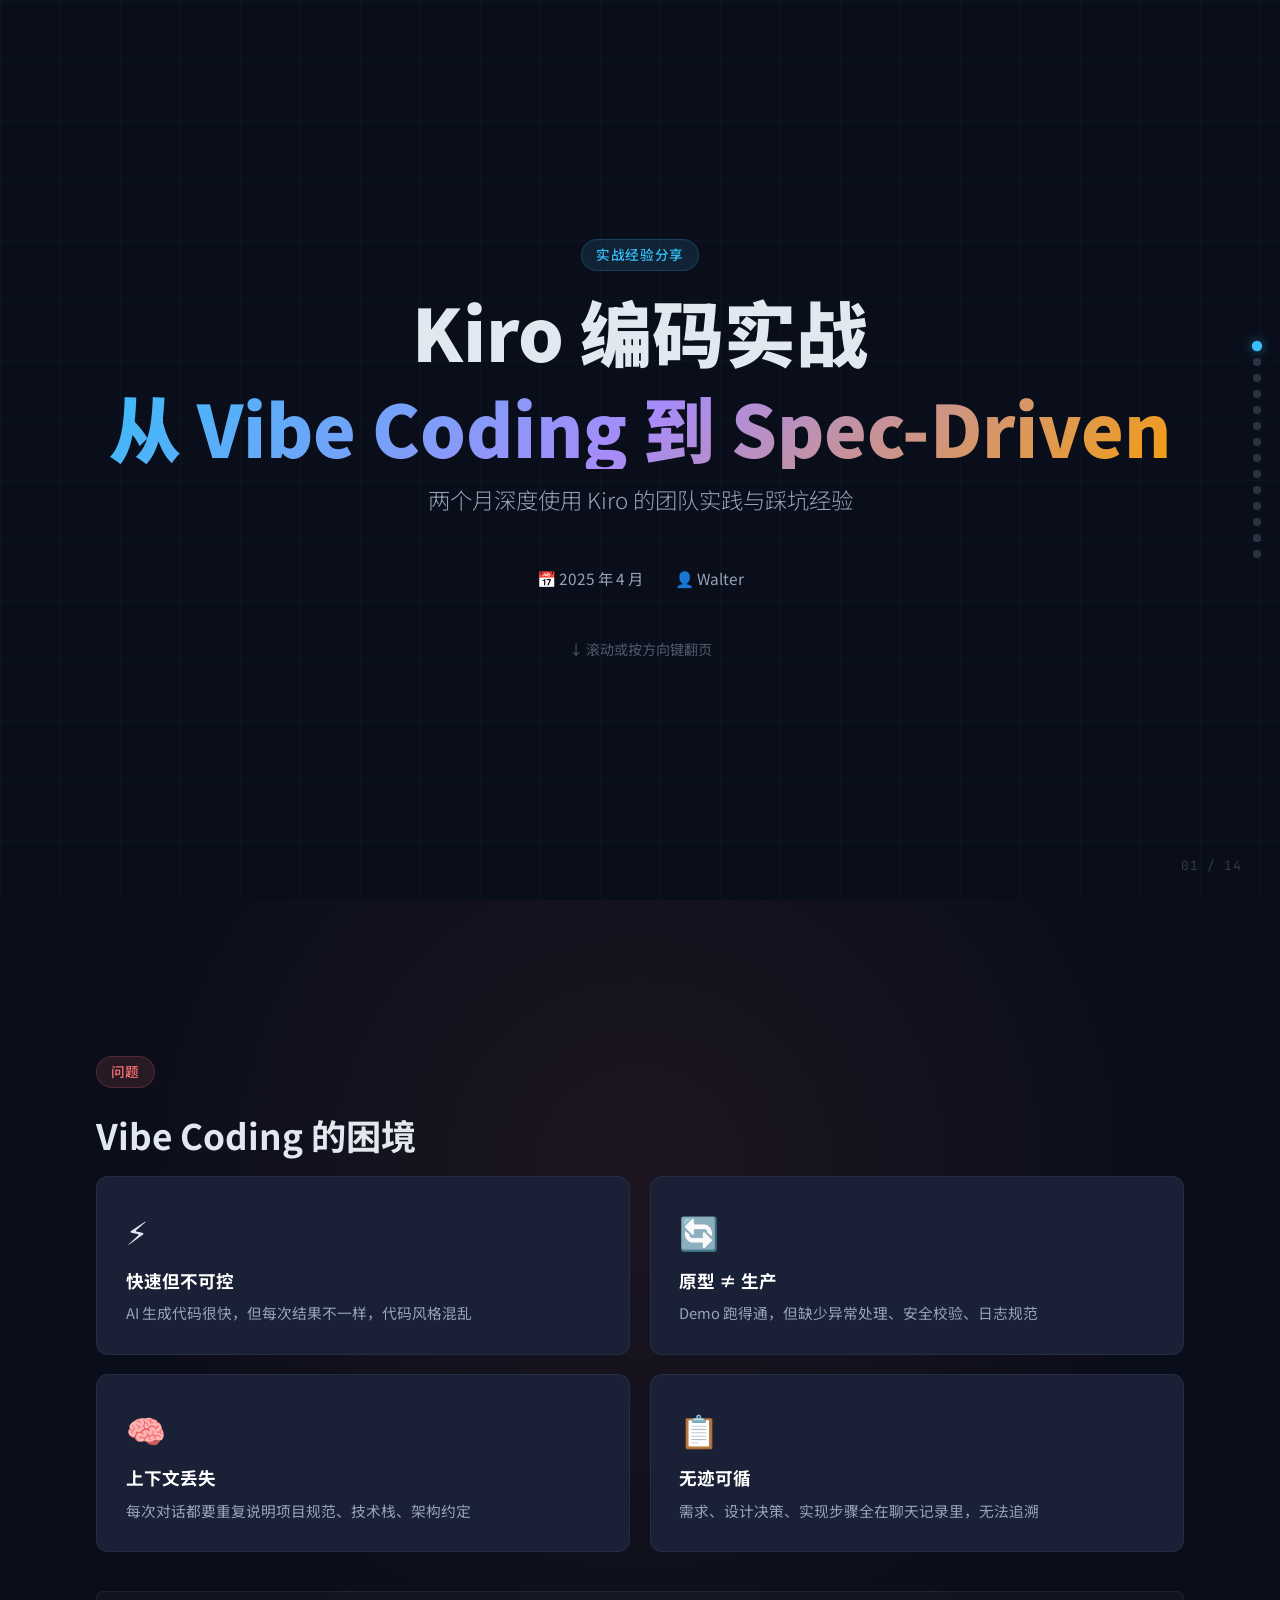
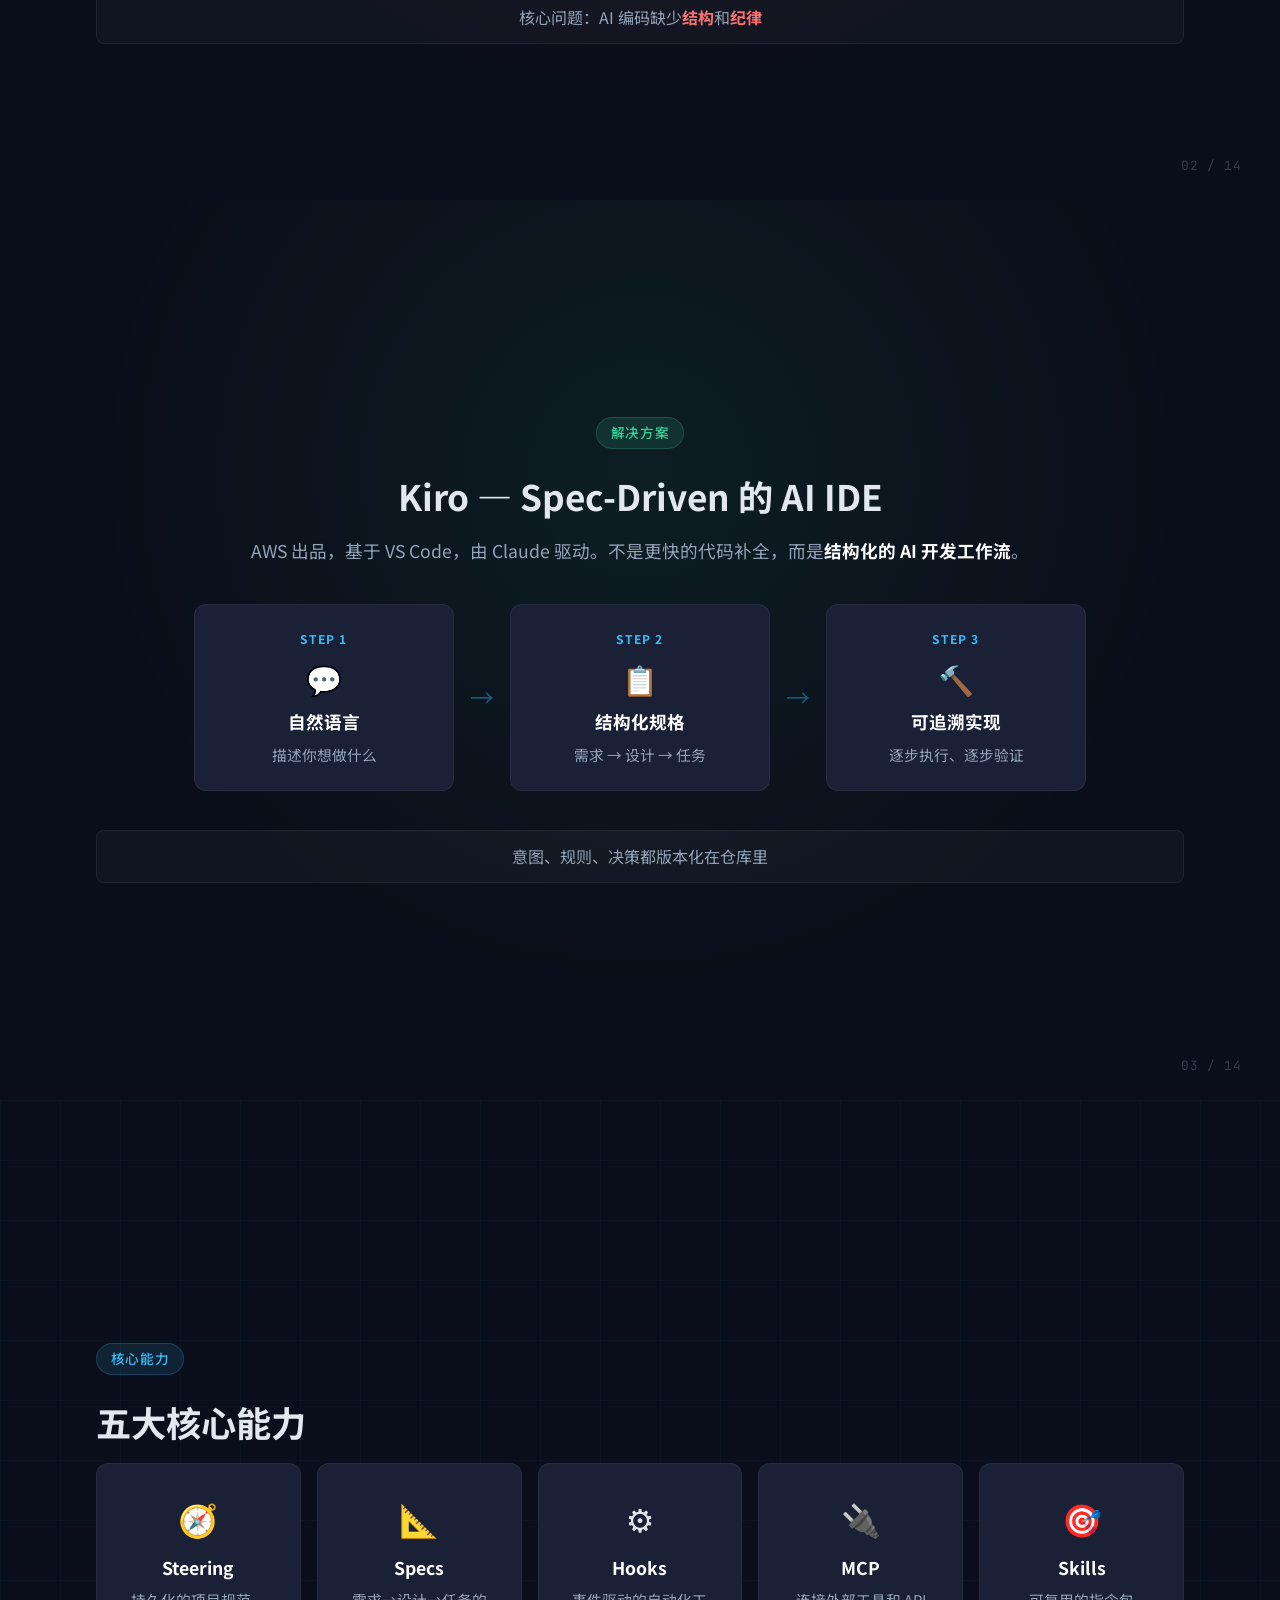
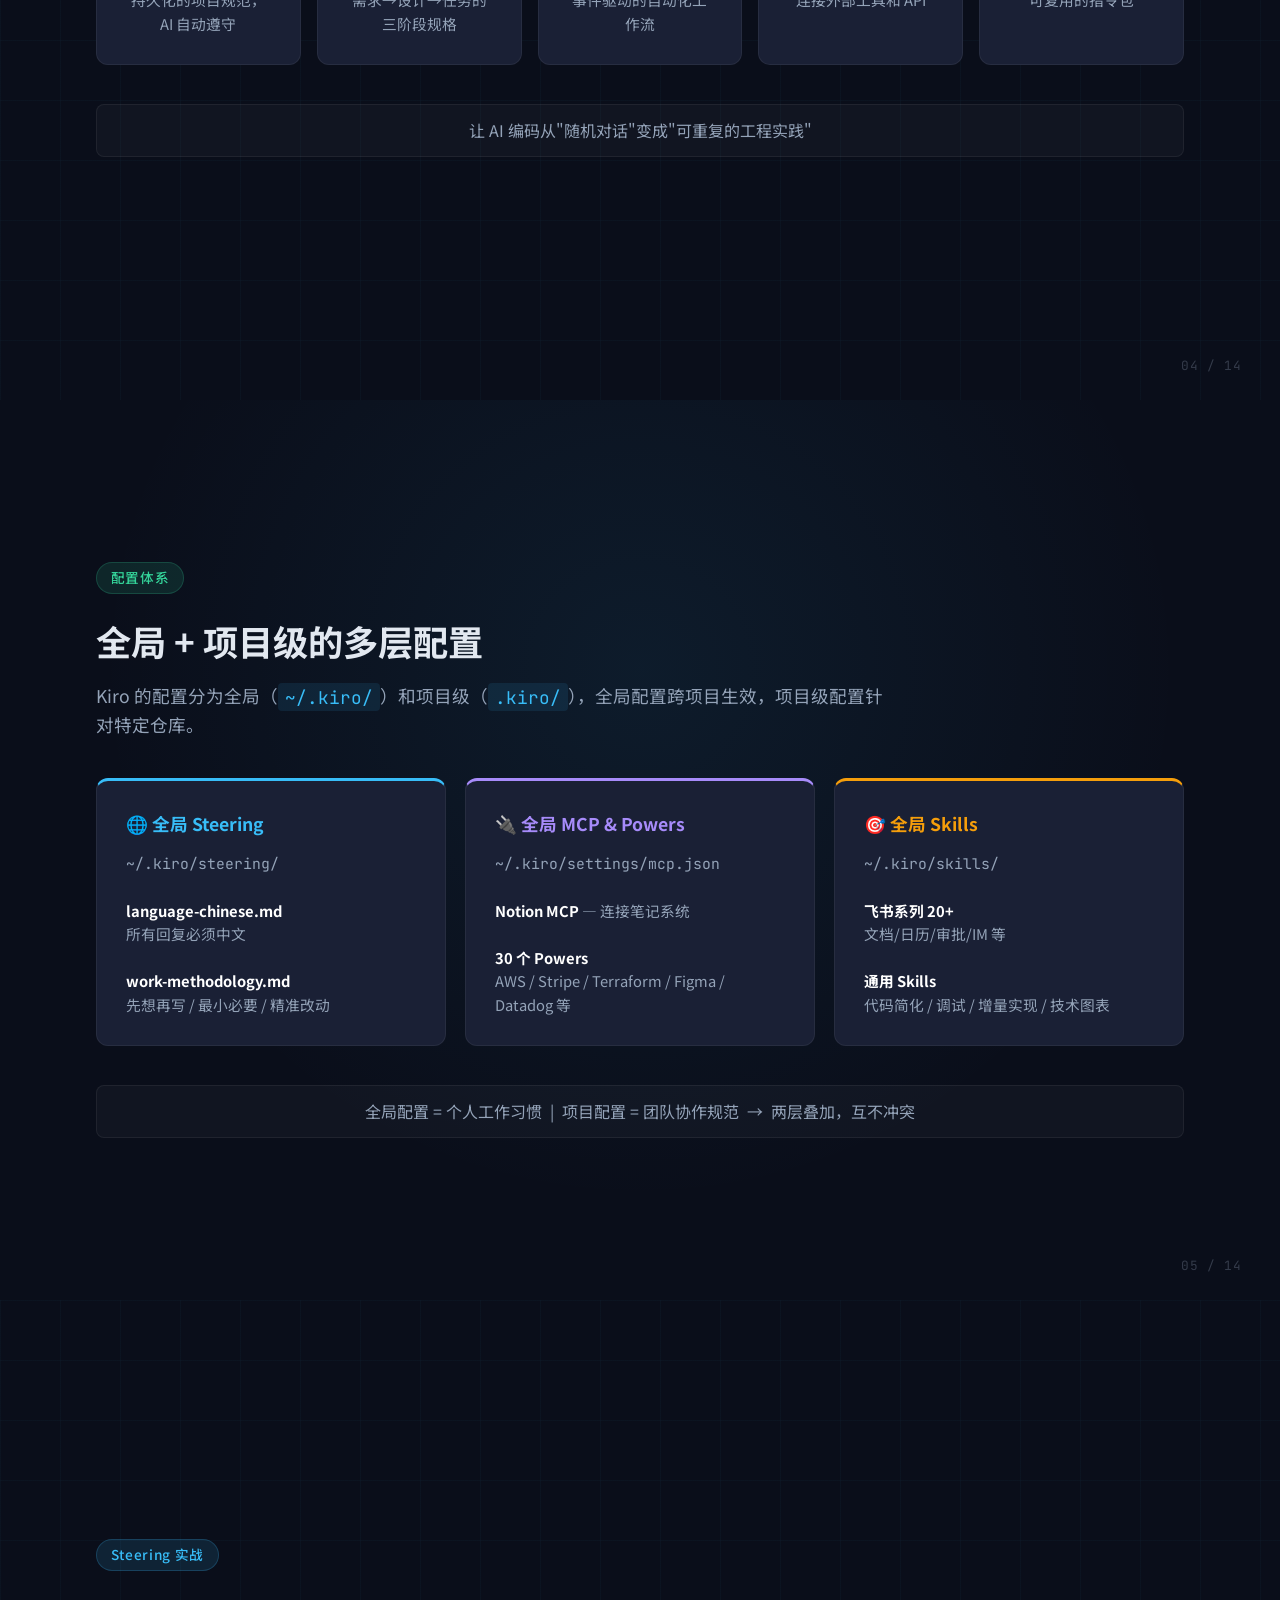
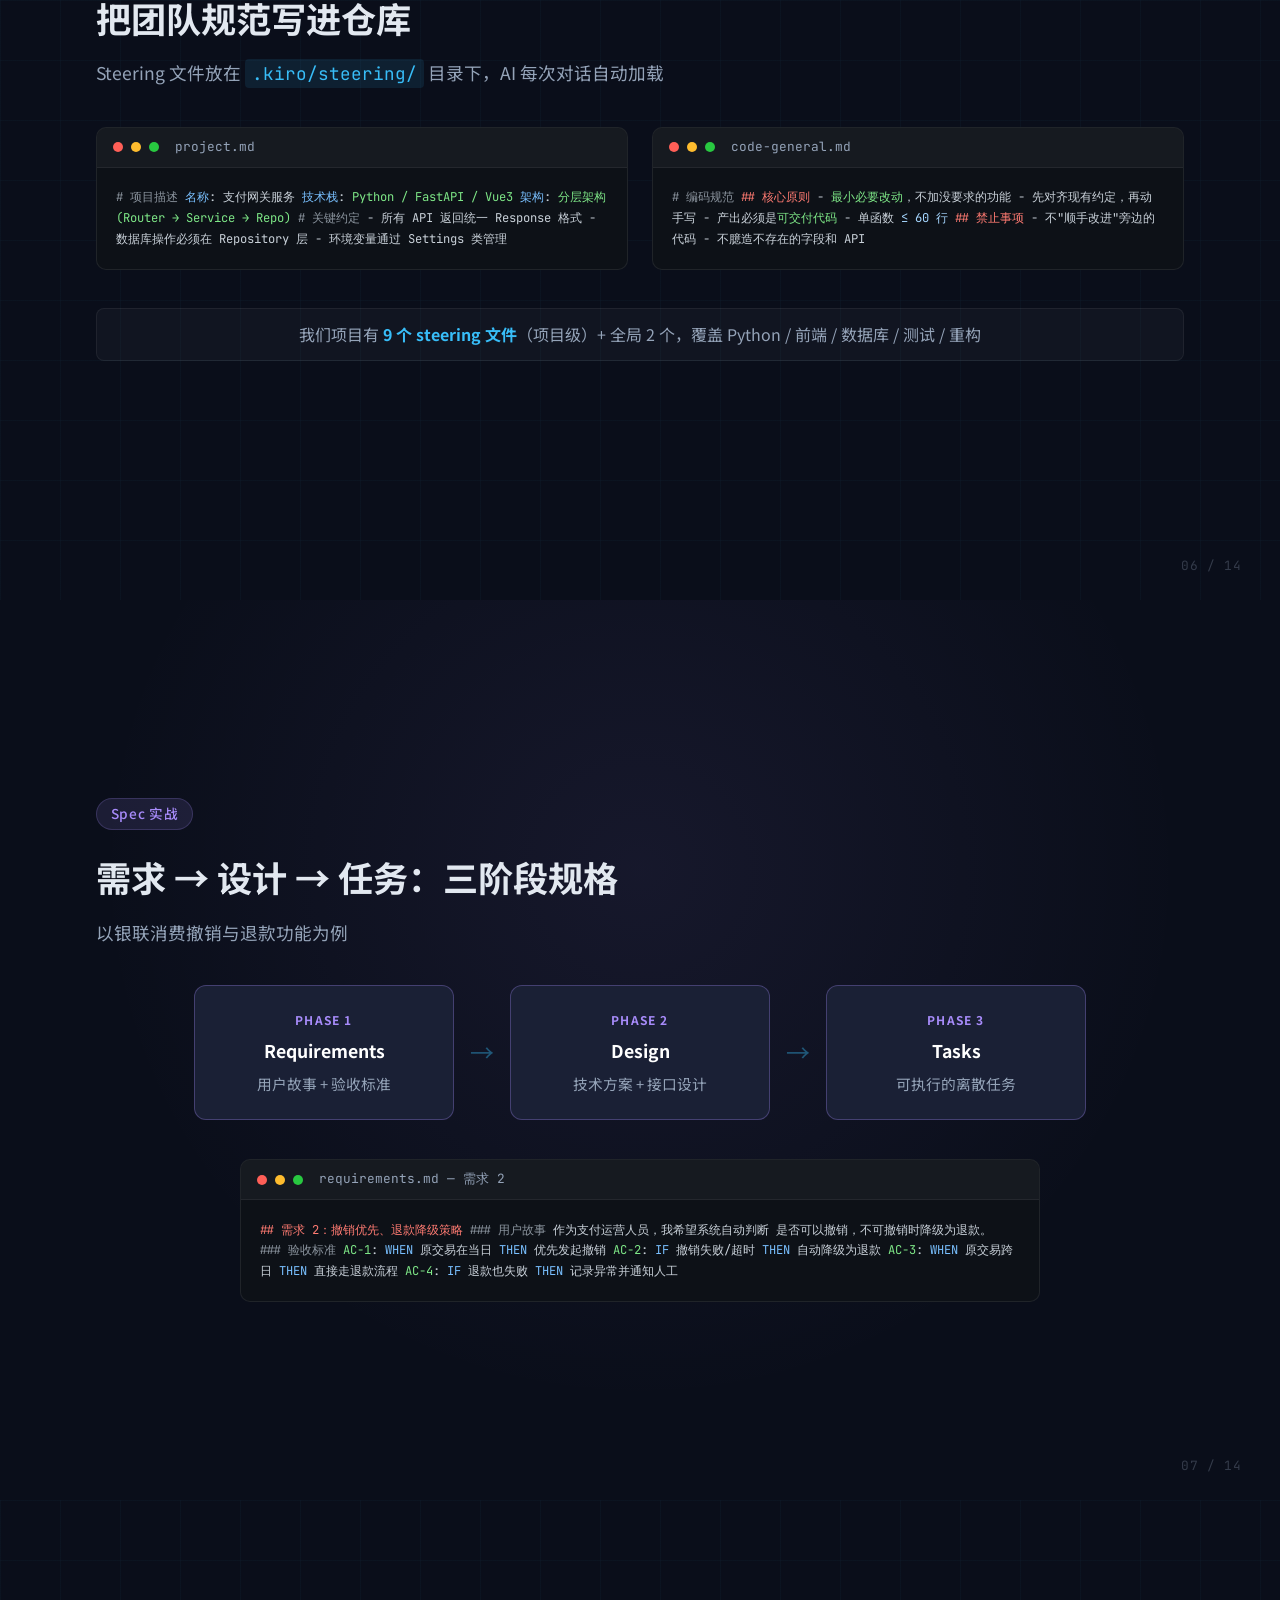
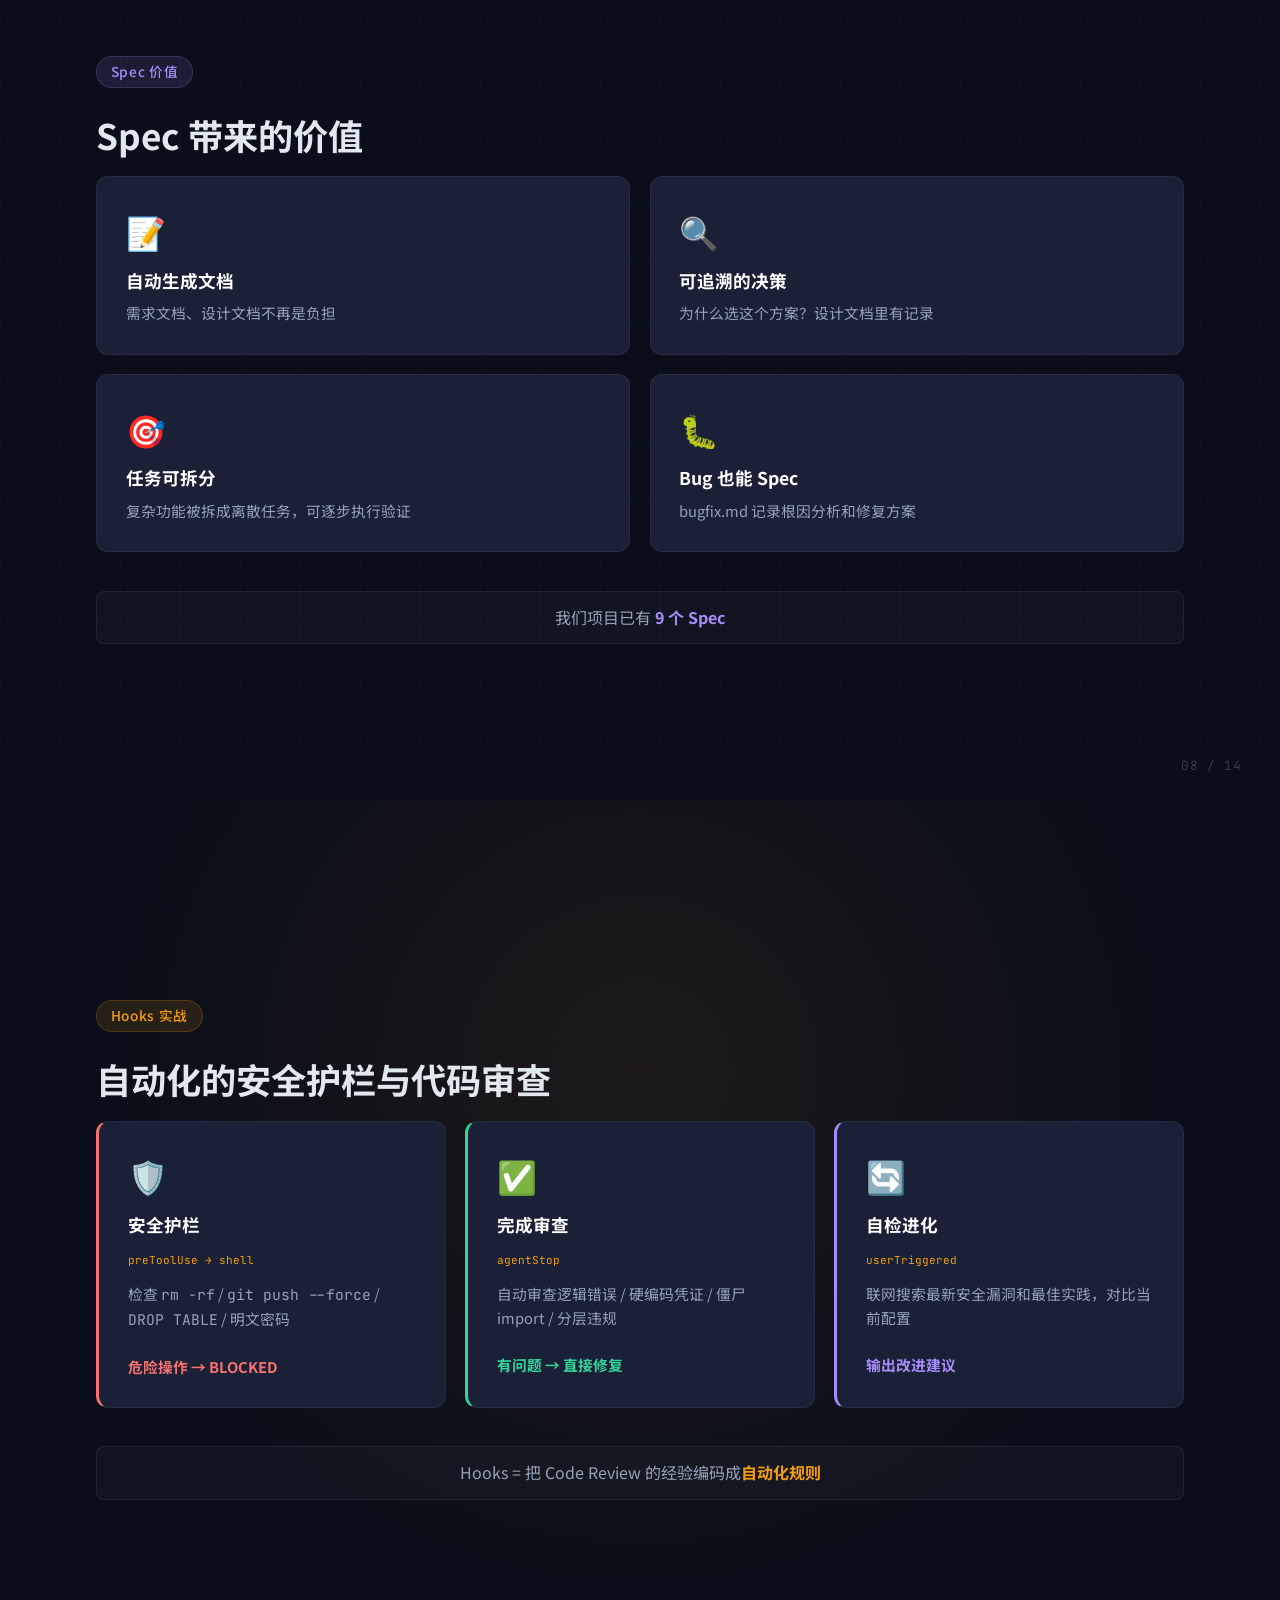
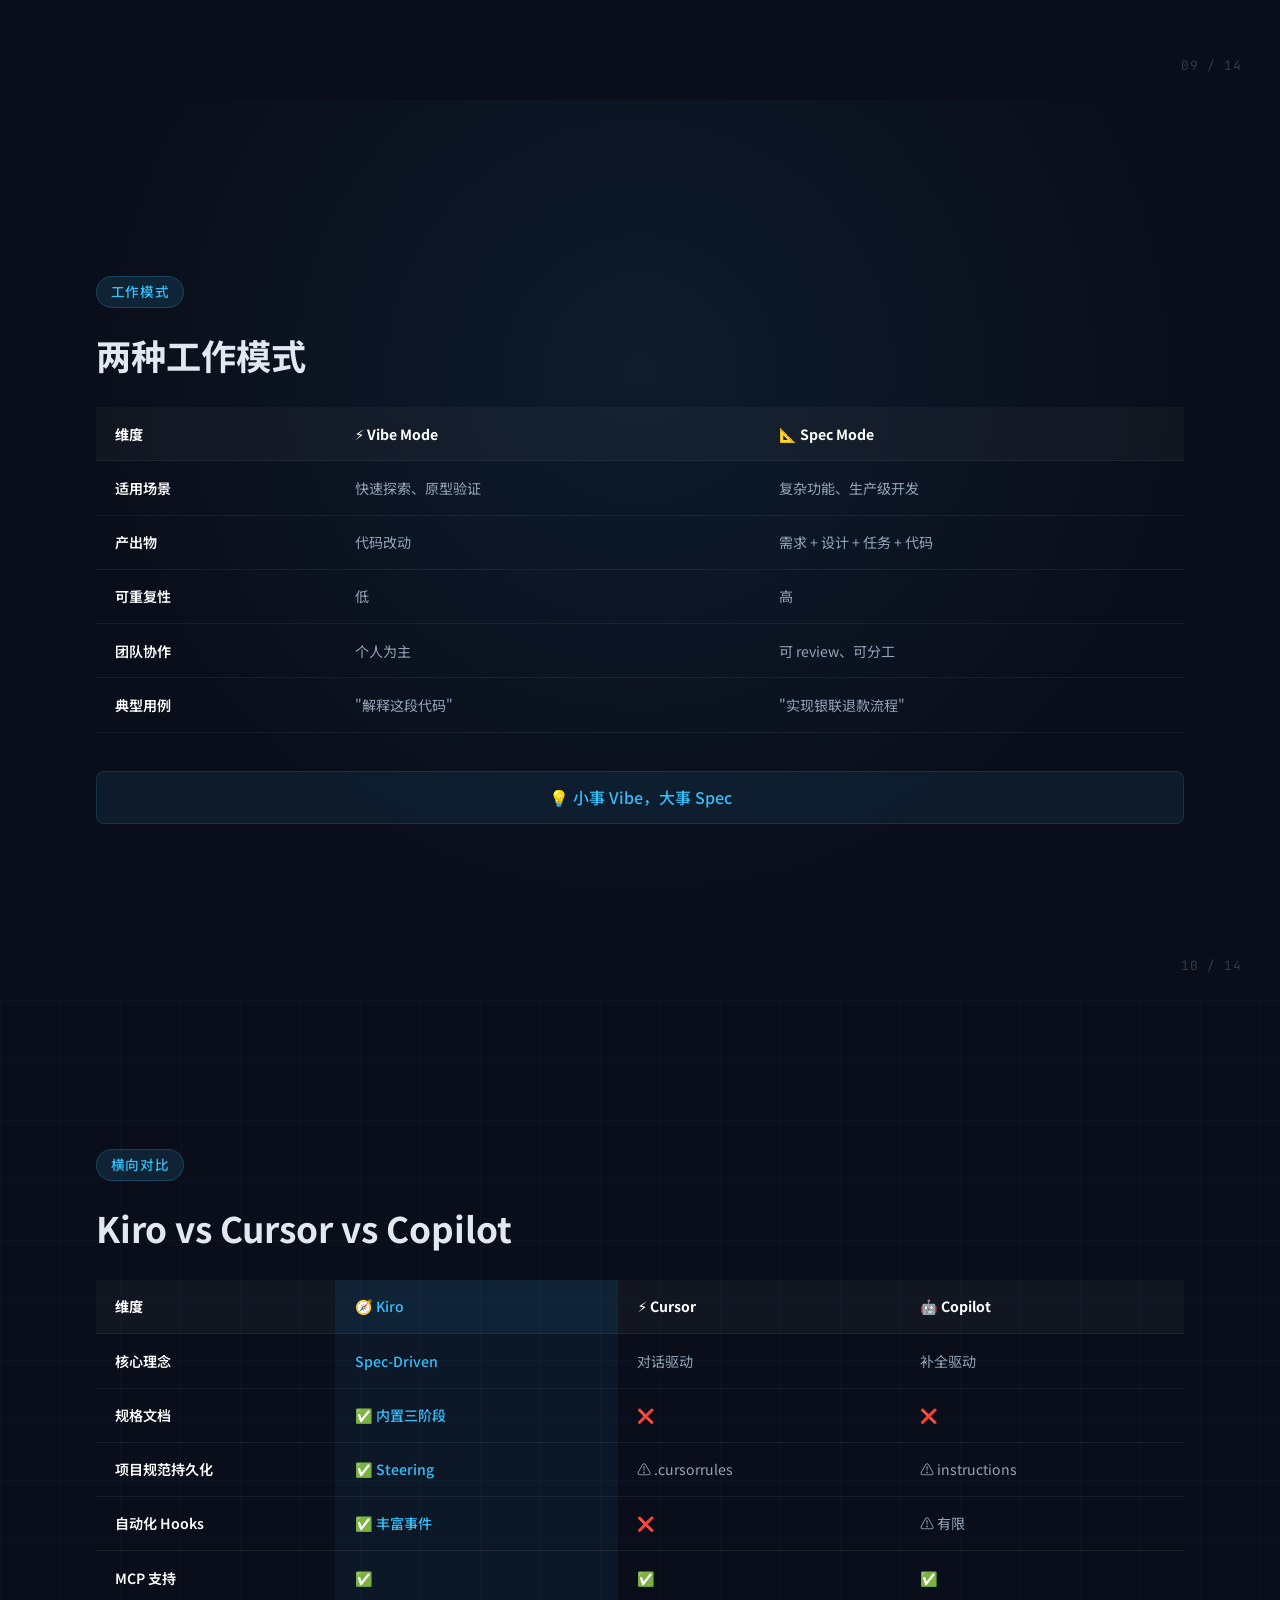
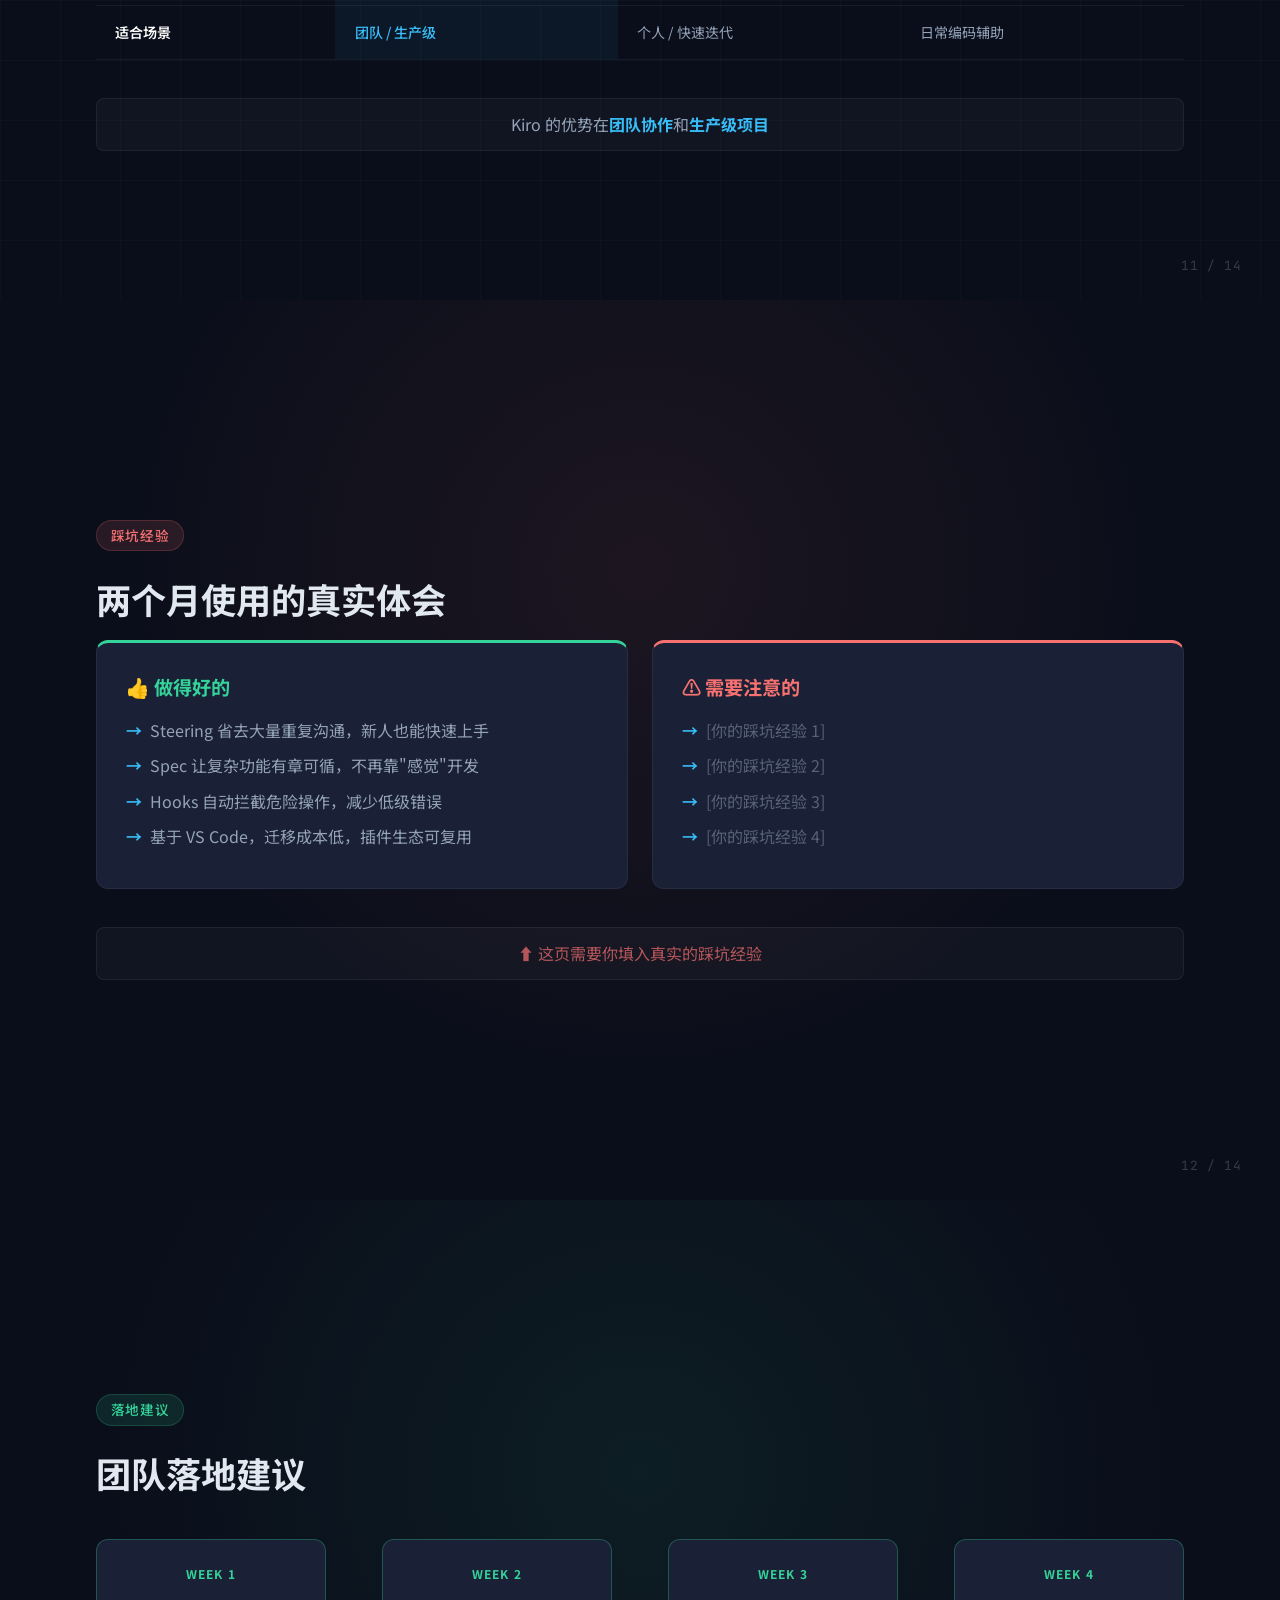
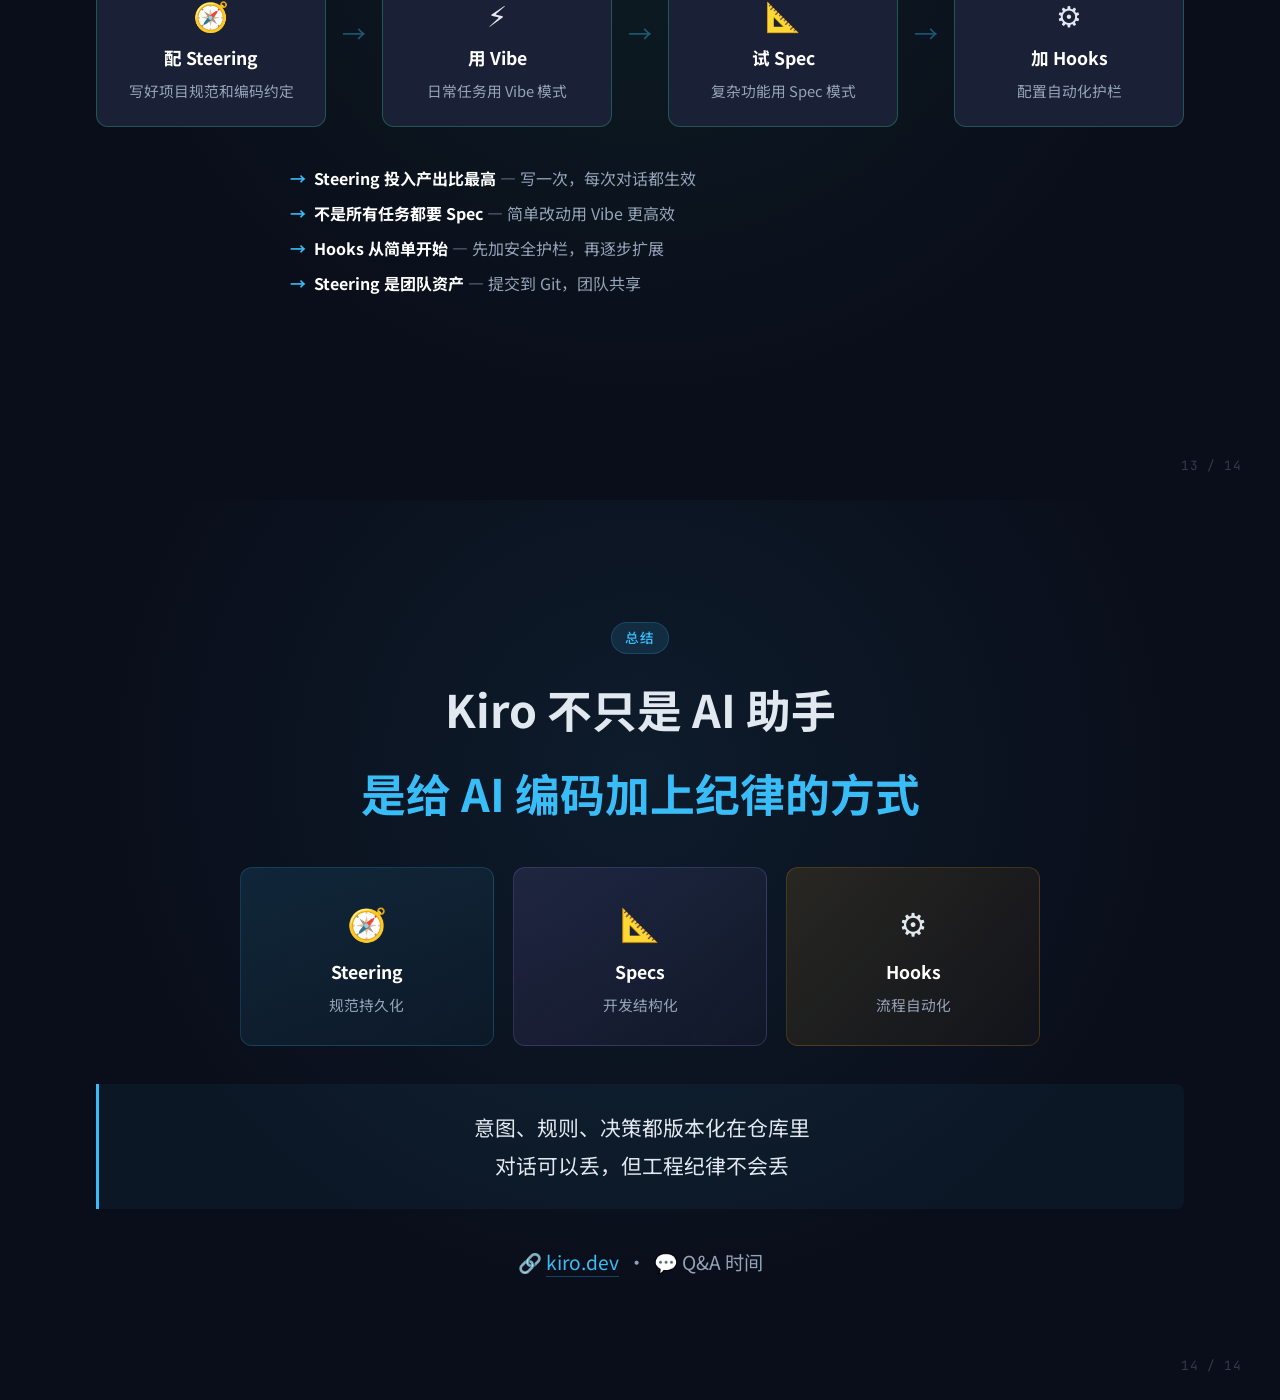
<file: kiro-sharing.html>
<!DOCTYPE html>
<html lang="zh-CN">
<head>
<meta charset="UTF-8">
<meta name="viewport" content="width=device-width, initial-scale=1.0">
<title>Kiro 编码实战 — 从 Vibe Coding 到 Spec-Driven</title>
<link rel="preconnect" href="https://fonts.googleapis.com">
<link rel="preconnect" href="https://fonts.gstatic.com" crossorigin>
<link href="https://fonts.googleapis.com/css2?family=JetBrains+Mono:wght@400;500;700&family=Noto+Sans+SC:wght@300;400;500;700;900&display=swap" rel="stylesheet">
<style>
*,*::before,*::after{margin:0;padding:0;box-sizing:border-box}
html{scroll-snap-type:y mandatory;scroll-behavior:smooth}
body{font-family:'Noto Sans SC',system-ui,sans-serif;background:#0a0e1a;color:#e2e8f0;overflow-x:hidden;line-height:1.6}
code,pre,.mono{font-family:'JetBrains Mono',monospace}
:root{--bg:#0a0e1a;--card:#1a2035;--blue:#38bdf8;--orange:#f59e0b;--green:#34d399;--red:#f87171;--purple:#a78bfa;--border:rgba(255,255,255,0.06);--border-hover:rgba(255,255,255,0.15);--text:#e2e8f0;--text-dim:#94a3b8;--code-bg:#0d1117}
.slide{min-height:100vh;scroll-snap-align:start;display:flex;flex-direction:column;justify-content:center;align-items:center;padding:clamp(2rem,5vw,4rem) clamp(1.5rem,8vw,6rem);position:relative;overflow:hidden}
.slide--grid{background:linear-gradient(rgba(56,189,248,0.03) 1px,transparent 1px),linear-gradient(90deg,rgba(56,189,248,0.03) 1px,transparent 1px),#0a0e1a;background-size:60px 60px}
.slide--radial{background:radial-gradient(ellipse at 50% 30%,rgba(56,189,248,0.08) 0%,transparent 60%),#0a0e1a}
.slide--radial-purple{background:radial-gradient(ellipse at 50% 30%,rgba(167,139,250,0.08) 0%,transparent 60%),#0a0e1a}
.slide--radial-orange{background:radial-gradient(ellipse at 50% 30%,rgba(245,158,11,0.08) 0%,transparent 60%),#0a0e1a}
.slide--radial-green{background:radial-gradient(ellipse at 50% 30%,rgba(52,211,153,0.08) 0%,transparent 60%),#0a0e1a}
.slide--radial-red{background:radial-gradient(ellipse at 50% 30%,rgba(248,113,113,0.08) 0%,transparent 60%),#0a0e1a}
.slide-number{position:absolute;bottom:clamp(1rem,2vw,1.5rem);right:clamp(1.5rem,3vw,2.5rem);font-family:'JetBrains Mono',monospace;font-size:clamp(0.7rem,1vw,0.85rem);color:rgba(148,163,184,0.3);letter-spacing:0.05em}
.slide-content{max-width:1200px;width:100%}
.tag{display:inline-block;padding:0.3em 1em;border-radius:999px;font-size:clamp(0.7rem,1.2vw,0.85rem);font-weight:500;letter-spacing:0.05em;margin-bottom:clamp(0.8rem,2vw,1.2rem);background:rgba(56,189,248,0.12);color:var(--blue);border:1px solid rgba(56,189,248,0.2)}
.tag--red{background:rgba(248,113,113,0.12);color:var(--red);border-color:rgba(248,113,113,0.2)}
.tag--green{background:rgba(52,211,153,0.12);color:var(--green);border-color:rgba(52,211,153,0.2)}
.tag--purple{background:rgba(167,139,250,0.12);color:var(--purple);border-color:rgba(167,139,250,0.2)}
.tag--orange{background:rgba(245,158,11,0.12);color:var(--orange);border-color:rgba(245,158,11,0.2)}
.section-title{font-size:clamp(1.5rem,3vw,2.2rem);font-weight:700;margin-bottom:clamp(0.5rem,1vw,0.8rem)}
.section-desc{font-size:clamp(0.9rem,1.5vw,1.1rem);color:var(--text-dim);margin-bottom:clamp(1.5rem,3vw,2.5rem);max-width:800px}
.card{background:var(--card);border:1px solid var(--border);border-radius:12px;padding:clamp(1.2rem,2.5vw,1.8rem);transition:transform 0.3s ease,border-color 0.3s ease,box-shadow 0.3s ease}
.card:hover{transform:translateY(-4px);border-color:var(--border-hover);box-shadow:0 8px 30px rgba(0,0,0,0.3)}
.card-icon{font-size:clamp(1.5rem,2.5vw,2rem);margin-bottom:0.6rem}
.card-title{font-size:clamp(0.95rem,1.5vw,1.1rem);font-weight:700;margin-bottom:0.4rem;color:#fff}
.card-text{font-size:clamp(0.8rem,1.2vw,0.92rem);color:var(--text-dim);line-height:1.6}
.grid-2x2{display:grid;grid-template-columns:repeat(2,1fr);gap:clamp(0.8rem,2vw,1.2rem);width:100%}
.grid-5{display:grid;grid-template-columns:repeat(5,1fr);gap:clamp(0.6rem,1.5vw,1rem);width:100%}
.grid-3{display:grid;grid-template-columns:repeat(3,1fr);gap:clamp(0.8rem,2vw,1.2rem);width:100%}
.grid-2{display:grid;grid-template-columns:repeat(2,1fr);gap:clamp(0.8rem,2vw,1.5rem);width:100%}
.bottom-note{margin-top:clamp(1.5rem,3vw,2.5rem);font-size:clamp(0.85rem,1.3vw,1rem);color:var(--text-dim);text-align:center;padding:0.8em 1.5em;border-radius:8px;background:rgba(255,255,255,0.03);border:1px solid var(--border)}
.bottom-note--highlight{background:rgba(56,189,248,0.08);border-color:rgba(56,189,248,0.15);color:var(--blue);font-weight:500}
.flow{display:flex;align-items:center;justify-content:center;gap:clamp(0.5rem,1.5vw,1rem);flex-wrap:wrap;margin:clamp(1.5rem,3vw,2.5rem) 0}
.flow-step{background:var(--card);border:1px solid var(--border);border-radius:12px;padding:clamp(1rem,2vw,1.5rem) clamp(1.2rem,2.5vw,1.8rem);text-align:center;flex:1;min-width:160px;max-width:260px;transition:transform 0.3s ease,border-color 0.3s ease}
.flow-step:hover{transform:translateY(-3px);border-color:var(--border-hover)}
.flow-step-label{font-size:clamp(0.65rem,1vw,0.75rem);color:var(--blue);font-weight:700;letter-spacing:0.1em;text-transform:uppercase;margin-bottom:0.5rem}
.flow-step-icon{font-size:clamp(1.3rem,2.5vw,1.8rem);margin-bottom:0.4rem}
.flow-step-text{font-size:clamp(0.8rem,1.2vw,0.92rem);color:var(--text-dim)}
.flow-arrow{font-size:clamp(1rem,2vw,1.5rem);color:rgba(56,189,248,0.4);flex-shrink:0}
.code-block{background:var(--code-bg);border:1px solid rgba(255,255,255,0.08);border-radius:10px;overflow:hidden}
.code-header{display:flex;align-items:center;gap:0.5rem;padding:0.6rem 1rem;background:rgba(255,255,255,0.04);border-bottom:1px solid rgba(255,255,255,0.06);font-family:'JetBrains Mono',monospace;font-size:clamp(0.7rem,1vw,0.8rem);color:var(--text-dim)}
.code-dot{width:10px;height:10px;border-radius:50%;display:inline-block}
.code-dot--red{background:#ff5f57}.code-dot--yellow{background:#febc2e}.code-dot--green{background:#28c840}
.code-body{padding:clamp(0.8rem,1.5vw,1.2rem);font-family:'JetBrains Mono',monospace;font-size:clamp(0.68rem,0.95vw,0.8rem);line-height:1.7;overflow-x:auto;color:#c9d1d9}
.code-comment{color:#8b949e}.code-key{color:#79c0ff}.code-string{color:#a5d6ff}.code-value{color:#7ee787}.code-keyword{color:#ff7b72}
.table-wrap{width:100%;overflow-x:auto;margin:clamp(1rem,2vw,1.5rem) 0}
table{width:100%;border-collapse:collapse;font-size:clamp(0.78rem,1.1vw,0.9rem)}
th,td{padding:clamp(0.6rem,1.2vw,1rem) clamp(0.8rem,1.5vw,1.2rem);text-align:left;border-bottom:1px solid var(--border)}
th{font-weight:700;color:#fff;background:rgba(255,255,255,0.03)}
td{color:var(--text-dim)}
.col-highlight{background:rgba(56,189,248,0.06);color:var(--blue);font-weight:500}
th.col-highlight{background:rgba(56,189,248,0.12);color:var(--blue)}
.cover-title{font-size:clamp(2.5rem,6vw,4.5rem);font-weight:900;line-height:1.15;margin-bottom:clamp(0.5rem,1vw,0.8rem)}
.cover-gradient{background:linear-gradient(135deg,#38bdf8 0%,#a78bfa 50%,#f59e0b 100%);-webkit-background-clip:text;-webkit-text-fill-color:transparent;background-clip:text}
.cover-sub{font-size:clamp(1rem,2vw,1.4rem);color:var(--text-dim);font-weight:300;margin-bottom:clamp(2rem,4vw,3rem)}
.cover-meta{font-size:clamp(0.85rem,1.2vw,1rem);color:var(--text-dim);margin-bottom:clamp(2rem,4vw,3rem);display:flex;gap:2rem;flex-wrap:wrap}
.scroll-hint{font-size:clamp(0.8rem,1.1vw,0.9rem);color:rgba(148,163,184,0.5);animation:pulse 2s ease-in-out infinite}
@keyframes pulse{0%,100%{opacity:0.5;transform:translateY(0)}50%{opacity:1;transform:translateY(5px)}}
.nav-dots{position:fixed;right:clamp(0.8rem,1.5vw,1.5rem);top:50%;transform:translateY(-50%);display:flex;flex-direction:column;gap:8px;z-index:100}
.nav-dot{width:8px;height:8px;border-radius:50%;background:rgba(148,163,184,0.25);cursor:pointer;transition:all 0.3s ease;border:none;padding:0}
.nav-dot:hover{background:rgba(148,163,184,0.5);transform:scale(1.3)}
.nav-dot.active{background:var(--blue);box-shadow:0 0 8px rgba(56,189,248,0.5);transform:scale(1.3)}
.fade-up{opacity:0;transform:translateY(30px);transition:opacity 0.7s ease,transform 0.7s ease}
.fade-up.visible{opacity:1;transform:translateY(0)}
.fade-up.delay-1{transition-delay:0.1s}.fade-up.delay-2{transition-delay:0.2s}.fade-up.delay-3{transition-delay:0.3s}.fade-up.delay-4{transition-delay:0.4s}.fade-up.delay-5{transition-delay:0.5s}
.bullet-list{list-style:none;padding:0}
.bullet-list li{position:relative;padding-left:1.5em;margin-bottom:0.6em;font-size:clamp(0.85rem,1.3vw,1rem);color:var(--text-dim)}
.bullet-list li::before{content:'→';position:absolute;left:0;color:var(--blue);font-weight:700}
.card--top-green{border-top:3px solid var(--green)}.card--top-red{border-top:3px solid var(--red)}
.card--left-red{border-left:3px solid var(--red)}.card--left-green{border-left:3px solid var(--green)}.card--left-purple{border-left:3px solid var(--purple)}
.card--gradient-blue{background:linear-gradient(135deg,rgba(56,189,248,0.12),rgba(56,189,248,0.03));border-color:rgba(56,189,248,0.2)}
.card--gradient-purple{background:linear-gradient(135deg,rgba(167,139,250,0.12),rgba(167,139,250,0.03));border-color:rgba(167,139,250,0.2)}
.card--gradient-orange{background:linear-gradient(135deg,rgba(245,158,11,0.12),rgba(245,158,11,0.03));border-color:rgba(245,158,11,0.2)}
.quote{font-size:clamp(1rem,1.8vw,1.3rem);color:var(--text);text-align:center;margin:clamp(1.5rem,3vw,2.5rem) 0;padding:1.2em 2em;border-left:3px solid var(--blue);background:rgba(56,189,248,0.05);border-radius:0 8px 8px 0;font-weight:400;line-height:1.8}
@media(max-width:900px){.grid-5{grid-template-columns:repeat(3,1fr)}.grid-2x2,.grid-2,.grid-3{grid-template-columns:1fr}.flow{flex-direction:column}.flow-arrow{transform:rotate(90deg)}table{font-size:0.78rem}}
@media(max-width:600px){.grid-5{grid-template-columns:repeat(2,1fr)}.cover-meta{flex-direction:column;gap:0.5rem}.nav-dots{right:0.5rem}}
</style>
</head>
<body>
<nav class="nav-dots" id="navDots"></nav>

<!-- ===== SLIDE 1: 封面 ===== -->
<section class="slide slide--grid" id="slide-1">
  <div class="slide-content" style="text-align:center">
    <div class="fade-up"><span class="tag">实战经验分享</span></div>
    <div class="fade-up delay-1">
      <h1 class="cover-title">Kiro 编码实战</h1>
      <h1 class="cover-title cover-gradient">从 Vibe Coding 到 Spec-Driven</h1>
    </div>
    <div class="fade-up delay-2"><p class="cover-sub">两个月深度使用 Kiro 的团队实践与踩坑经验</p></div>
    <div class="fade-up delay-3">
      <div class="cover-meta" style="justify-content:center"><span>📅 2025 年 4 月</span><span>👤 Walter</span></div>
    </div>
    <div class="fade-up delay-4"><p class="scroll-hint">↓ 滚动或按方向键翻页</p></div>
  </div>
  <span class="slide-number">01 / 14</span>
</section>

<!-- ===== SLIDE 2: Vibe Coding 的困境 ===== -->
<section class="slide slide--radial-red" id="slide-2">
  <div class="slide-content">
    <div class="fade-up"><span class="tag tag--red">问题</span></div>
    <div class="fade-up delay-1"><h2 class="section-title">Vibe Coding 的困境</h2></div>
    <div class="grid-2x2 fade-up delay-2">
      <div class="card"><div class="card-icon">⚡</div><div class="card-title">快速但不可控</div><div class="card-text">AI 生成代码很快，但每次结果不一样，代码风格混乱</div></div>
      <div class="card"><div class="card-icon">🔄</div><div class="card-title">原型 ≠ 生产</div><div class="card-text">Demo 跑得通，但缺少异常处理、安全校验、日志规范</div></div>
      <div class="card"><div class="card-icon">🧠</div><div class="card-title">上下文丢失</div><div class="card-text">每次对话都要重复说明项目规范、技术栈、架构约定</div></div>
      <div class="card"><div class="card-icon">📋</div><div class="card-title">无迹可循</div><div class="card-text">需求、设计决策、实现步骤全在聊天记录里，无法追溯</div></div>
    </div>
    <div class="fade-up delay-3"><div class="bottom-note">核心问题：AI 编码缺少<strong style="color:var(--red)">结构</strong>和<strong style="color:var(--red)">纪律</strong></div></div>
  </div>
  <span class="slide-number">02 / 14</span>
</section>

<!-- ===== SLIDE 3: Kiro 是什么 ===== -->
<section class="slide slide--radial-green" id="slide-3">
  <div class="slide-content" style="text-align:center">
    <div class="fade-up"><span class="tag tag--green">解决方案</span></div>
    <div class="fade-up delay-1"><h2 class="section-title">Kiro — Spec-Driven 的 AI IDE</h2></div>
    <div class="fade-up delay-2"><p class="section-desc" style="margin-left:auto;margin-right:auto">AWS 出品，基于 VS Code，由 Claude 驱动。不是更快的代码补全，而是<strong style="color:#fff">结构化的 AI 开发工作流</strong>。</p></div>
    <div class="flow fade-up delay-3">
      <div class="flow-step"><div class="flow-step-label">Step 1</div><div class="flow-step-icon">💬</div><div class="card-title">自然语言</div><div class="flow-step-text">描述你想做什么</div></div>
      <div class="flow-arrow">→</div>
      <div class="flow-step"><div class="flow-step-label">Step 2</div><div class="flow-step-icon">📋</div><div class="card-title">结构化规格</div><div class="flow-step-text">需求 → 设计 → 任务</div></div>
      <div class="flow-arrow">→</div>
      <div class="flow-step"><div class="flow-step-label">Step 3</div><div class="flow-step-icon">🔨</div><div class="card-title">可追溯实现</div><div class="flow-step-text">逐步执行、逐步验证</div></div>
    </div>
    <div class="fade-up delay-4"><div class="bottom-note">意图、规则、决策都版本化在仓库里</div></div>
  </div>
  <span class="slide-number">03 / 14</span>
</section>

<!-- ===== SLIDE 4: 五大核心能力 ===== -->
<section class="slide slide--grid" id="slide-4">
  <div class="slide-content">
    <div class="fade-up"><span class="tag">核心能力</span></div>
    <div class="fade-up delay-1"><h2 class="section-title">五大核心能力</h2></div>
    <div class="grid-5 fade-up delay-2">
      <div class="card" style="text-align:center"><div class="card-icon">🧭</div><div class="card-title">Steering</div><div class="card-text">持久化的项目规范，AI 自动遵守</div></div>
      <div class="card" style="text-align:center"><div class="card-icon">📐</div><div class="card-title">Specs</div><div class="card-text">需求→设计→任务的三阶段规格</div></div>
      <div class="card" style="text-align:center"><div class="card-icon">⚙️</div><div class="card-title">Hooks</div><div class="card-text">事件驱动的自动化工作流</div></div>
      <div class="card" style="text-align:center"><div class="card-icon">🔌</div><div class="card-title">MCP</div><div class="card-text">连接外部工具和 API</div></div>
      <div class="card" style="text-align:center"><div class="card-icon">🎯</div><div class="card-title">Skills</div><div class="card-text">可复用的指令包</div></div>
    </div>
    <div class="fade-up delay-3"><div class="bottom-note">让 AI 编码从"随机对话"变成"可重复的工程实践"</div></div>
  </div>
  <span class="slide-number">04 / 14</span>
</section>

<!-- ===== SLIDE 5: 多层配置体系 ===== -->
<section class="slide slide--radial" id="slide-5">
  <div class="slide-content">
    <div class="fade-up"><span class="tag tag--green">配置体系</span></div>
    <div class="fade-up delay-1"><h2 class="section-title">全局 + 项目级的多层配置</h2></div>
    <div class="fade-up delay-2"><p class="section-desc">Kiro 的配置分为全局（<code style="color:var(--blue);background:rgba(56,189,248,0.1);padding:0.15em 0.4em;border-radius:4px">~/.kiro/</code>）和项目级（<code style="color:var(--blue);background:rgba(56,189,248,0.1);padding:0.15em 0.4em;border-radius:4px">.kiro/</code>），全局配置跨项目生效，项目级配置针对特定仓库。</p></div>
    <div class="grid-3 fade-up delay-3">
      <div class="card" style="border-top:3px solid var(--blue)">
        <div class="card-title" style="color:var(--blue);margin-bottom:0.8rem">🌐 全局 Steering</div>
        <div class="card-text"><code>~/.kiro/steering/</code><br><br>
          <strong style="color:#fff">language-chinese.md</strong><br>所有回复必须中文<br><br>
          <strong style="color:#fff">work-methodology.md</strong><br>先想再写 / 最小必要 / 精准改动</div>
      </div>
      <div class="card" style="border-top:3px solid var(--purple)">
        <div class="card-title" style="color:var(--purple);margin-bottom:0.8rem">🔌 全局 MCP & Powers</div>
        <div class="card-text"><code>~/.kiro/settings/mcp.json</code><br><br>
          <strong style="color:#fff">Notion MCP</strong> — 连接笔记系统<br><br>
          <strong style="color:#fff">30 个 Powers</strong><br>AWS / Stripe / Terraform / Figma / Datadog 等</div>
      </div>
      <div class="card" style="border-top:3px solid var(--orange)">
        <div class="card-title" style="color:var(--orange);margin-bottom:0.8rem">🎯 全局 Skills</div>
        <div class="card-text"><code>~/.kiro/skills/</code><br><br>
          <strong style="color:#fff">飞书系列 20+</strong><br>文档/日历/审批/IM 等<br><br>
          <strong style="color:#fff">通用 Skills</strong><br>代码简化 / 调试 / 增量实现 / 技术图表</div>
      </div>
    </div>
    <div class="fade-up delay-4"><div class="bottom-note">全局配置 = 个人工作习惯 &nbsp;|&nbsp; 项目配置 = 团队协作规范 &nbsp;→&nbsp; 两层叠加，互不冲突</div></div>
  </div>
  <span class="slide-number">05 / 14</span>
</section>

<!-- ===== SLIDE 6: Steering 实战 ===== -->
<section class="slide slide--grid" id="slide-6">
  <div class="slide-content">
    <div class="fade-up"><span class="tag">Steering 实战</span></div>
    <div class="fade-up delay-1"><h2 class="section-title">把团队规范写进仓库</h2></div>
    <div class="fade-up delay-2"><p class="section-desc">Steering 文件放在 <code style="color:var(--blue);background:rgba(56,189,248,0.1);padding:0.15em 0.4em;border-radius:4px">.kiro/steering/</code> 目录下，AI 每次对话自动加载</p></div>
    <div class="grid-2 fade-up delay-3">
      <div class="code-block">
        <div class="code-header"><span class="code-dot code-dot--red"></span><span class="code-dot code-dot--yellow"></span><span class="code-dot code-dot--green"></span><span style="margin-left:0.5rem">project.md</span></div>
        <div class="code-body"><span class="code-comment"># 项目描述</span>
<span class="code-key">名称</span>: 支付网关服务
<span class="code-key">技术栈</span>: <span class="code-value">Python / FastAPI / Vue3</span>
<span class="code-key">架构</span>: <span class="code-value">分层架构 (Router → Service → Repo)</span>

<span class="code-comment"># 关键约定</span>
- 所有 API 返回统一 Response 格式
- 数据库操作必须在 Repository 层
- 环境变量通过 Settings 类管理</div>
      </div>
      <div class="code-block">
        <div class="code-header"><span class="code-dot code-dot--red"></span><span class="code-dot code-dot--yellow"></span><span class="code-dot code-dot--green"></span><span style="margin-left:0.5rem">code-general.md</span></div>
        <div class="code-body"><span class="code-comment"># 编码规范</span>
<span class="code-keyword">## 核心原则</span>
- <span class="code-value">最小必要改动</span>，不加没要求的功能
- 先对齐现有约定，再动手写
- 产出必须是<span class="code-value">可交付代码</span>
- 单函数 <span class="code-string">≤ 60 行</span>

<span class="code-keyword">## 禁止事项</span>
- 不"顺手改进"旁边的代码
- 不臆造不存在的字段和 API</div>
      </div>
    </div>
    <div class="fade-up delay-4"><div class="bottom-note">我们项目有 <strong style="color:var(--blue)">9 个 steering 文件</strong>（项目级）+ 全局 2 个，覆盖 Python / 前端 / 数据库 / 测试 / 重构</div></div>
  </div>
  <span class="slide-number">06 / 14</span>
</section>

<!-- ===== SLIDE 7: Spec 实战 ===== -->
<section class="slide slide--radial-purple" id="slide-7">
  <div class="slide-content">
    <div class="fade-up"><span class="tag tag--purple">Spec 实战</span></div>
    <div class="fade-up delay-1"><h2 class="section-title">需求 → 设计 → 任务：三阶段规格</h2></div>
    <div class="fade-up delay-2"><p class="section-desc">以银联消费撤销与退款功能为例</p></div>
    <div class="flow fade-up delay-2">
      <div class="flow-step" style="border-color:rgba(167,139,250,0.3)"><div class="flow-step-label" style="color:var(--purple)">Phase 1</div><div class="card-title">Requirements</div><div class="flow-step-text">用户故事 + 验收标准</div></div>
      <div class="flow-arrow">→</div>
      <div class="flow-step" style="border-color:rgba(167,139,250,0.3)"><div class="flow-step-label" style="color:var(--purple)">Phase 2</div><div class="card-title">Design</div><div class="flow-step-text">技术方案 + 接口设计</div></div>
      <div class="flow-arrow">→</div>
      <div class="flow-step" style="border-color:rgba(167,139,250,0.3)"><div class="flow-step-label" style="color:var(--purple)">Phase 3</div><div class="card-title">Tasks</div><div class="flow-step-text">可执行的离散任务</div></div>
    </div>
    <div class="fade-up delay-3">
      <div class="code-block" style="max-width:800px;margin:0 auto">
        <div class="code-header"><span class="code-dot code-dot--red"></span><span class="code-dot code-dot--yellow"></span><span class="code-dot code-dot--green"></span><span style="margin-left:0.5rem">requirements.md — 需求 2</span></div>
        <div class="code-body"><span class="code-keyword">## 需求 2：撤销优先、退款降级策略</span>

<span class="code-comment">### 用户故事</span>
作为支付运营人员，我希望系统自动判断
是否可以撤销，不可撤销时降级为退款。

<span class="code-comment">### 验收标准</span>
<span class="code-value">AC-1</span>: <span class="code-key">WHEN</span> 原交易在当日 <span class="code-key">THEN</span> 优先发起撤销
<span class="code-value">AC-2</span>: <span class="code-key">IF</span> 撤销失败/超时 <span class="code-key">THEN</span> 自动降级为退款
<span class="code-value">AC-3</span>: <span class="code-key">WHEN</span> 原交易跨日 <span class="code-key">THEN</span> 直接走退款流程
<span class="code-value">AC-4</span>: <span class="code-key">IF</span> 退款也失败 <span class="code-key">THEN</span> 记录异常并通知人工</div>
      </div>
    </div>
  </div>
  <span class="slide-number">07 / 14</span>
</section>

<!-- ===== SLIDE 8: Spec 的价值 ===== -->
<section class="slide slide--grid" id="slide-8">
  <div class="slide-content">
    <div class="fade-up"><span class="tag tag--purple">Spec 价值</span></div>
    <div class="fade-up delay-1"><h2 class="section-title">Spec 带来的价值</h2></div>
    <div class="grid-2x2 fade-up delay-2">
      <div class="card"><div class="card-icon">📝</div><div class="card-title">自动生成文档</div><div class="card-text">需求文档、设计文档不再是负担</div></div>
      <div class="card"><div class="card-icon">🔍</div><div class="card-title">可追溯的决策</div><div class="card-text">为什么选这个方案？设计文档里有记录</div></div>
      <div class="card"><div class="card-icon">🎯</div><div class="card-title">任务可拆分</div><div class="card-text">复杂功能被拆成离散任务，可逐步执行验证</div></div>
      <div class="card"><div class="card-icon">🐛</div><div class="card-title">Bug 也能 Spec</div><div class="card-text">bugfix.md 记录根因分析和修复方案</div></div>
    </div>
    <div class="fade-up delay-3"><div class="bottom-note">我们项目已有 <strong style="color:var(--purple)">9 个 Spec</strong></div></div>
  </div>
  <span class="slide-number">08 / 14</span>
</section>

<!-- ===== SLIDE 9: Hooks 实战 ===== -->
<section class="slide slide--radial-orange" id="slide-9">
  <div class="slide-content">
    <div class="fade-up"><span class="tag tag--orange">Hooks 实战</span></div>
    <div class="fade-up delay-1"><h2 class="section-title">自动化的安全护栏与代码审查</h2></div>
    <div class="grid-3 fade-up delay-2">
      <div class="card card--left-red">
        <div class="card-icon">🛡️</div><div class="card-title">安全护栏</div>
        <div class="card-text" style="margin-bottom:0.8rem"><code style="font-size:0.75em;color:var(--orange)">preToolUse → shell</code></div>
        <div class="card-text">检查 <code>rm -rf</code> / <code>git push --force</code> / <code>DROP TABLE</code> / 明文密码<br><br><span style="color:var(--red);font-weight:700">危险操作 → BLOCKED</span></div>
      </div>
      <div class="card card--left-green">
        <div class="card-icon">✅</div><div class="card-title">完成审查</div>
        <div class="card-text" style="margin-bottom:0.8rem"><code style="font-size:0.75em;color:var(--orange)">agentStop</code></div>
        <div class="card-text">自动审查逻辑错误 / 硬编码凭证 / 僵尸 import / 分层违规<br><br><span style="color:var(--green);font-weight:700">有问题 → 直接修复</span></div>
      </div>
      <div class="card card--left-purple">
        <div class="card-icon">🔄</div><div class="card-title">自检进化</div>
        <div class="card-text" style="margin-bottom:0.8rem"><code style="font-size:0.75em;color:var(--orange)">userTriggered</code></div>
        <div class="card-text">联网搜索最新安全漏洞和最佳实践，对比当前配置<br><br><span style="color:var(--purple);font-weight:700">输出改进建议</span></div>
      </div>
    </div>
    <div class="fade-up delay-3"><div class="bottom-note">Hooks = 把 Code Review 的经验编码成<strong style="color:var(--orange)">自动化规则</strong></div></div>
  </div>
  <span class="slide-number">09 / 14</span>
</section>

<!-- ===== SLIDE 10: 两种工作模式 ===== -->
<section class="slide slide--radial" id="slide-10">
  <div class="slide-content">
    <div class="fade-up"><span class="tag">工作模式</span></div>
    <div class="fade-up delay-1"><h2 class="section-title">两种工作模式</h2></div>
    <div class="table-wrap fade-up delay-2">
      <table>
        <thead><tr><th style="width:22%">维度</th><th style="width:39%">⚡ Vibe Mode</th><th style="width:39%">📐 Spec Mode</th></tr></thead>
        <tbody>
          <tr><td style="color:#fff;font-weight:600">适用场景</td><td>快速探索、原型验证</td><td>复杂功能、生产级开发</td></tr>
          <tr><td style="color:#fff;font-weight:600">产出物</td><td>代码改动</td><td>需求 + 设计 + 任务 + 代码</td></tr>
          <tr><td style="color:#fff;font-weight:600">可重复性</td><td>低</td><td>高</td></tr>
          <tr><td style="color:#fff;font-weight:600">团队协作</td><td>个人为主</td><td>可 review、可分工</td></tr>
          <tr><td style="color:#fff;font-weight:600">典型用例</td><td>"解释这段代码"</td><td>"实现银联退款流程"</td></tr>
        </tbody>
      </table>
    </div>
    <div class="fade-up delay-3"><div class="bottom-note bottom-note--highlight">💡 小事 Vibe，大事 Spec</div></div>
  </div>
  <span class="slide-number">10 / 14</span>
</section>

<!-- ===== SLIDE 11: 横向对比 ===== -->
<section class="slide slide--grid" id="slide-11">
  <div class="slide-content">
    <div class="fade-up"><span class="tag">横向对比</span></div>
    <div class="fade-up delay-1"><h2 class="section-title">Kiro vs Cursor vs Copilot</h2></div>
    <div class="table-wrap fade-up delay-2">
      <table>
        <thead><tr><th style="width:22%">维度</th><th class="col-highlight" style="width:26%">🧭 Kiro</th><th style="width:26%">⚡ Cursor</th><th style="width:26%">🤖 Copilot</th></tr></thead>
        <tbody>
          <tr><td style="color:#fff;font-weight:600">核心理念</td><td class="col-highlight">Spec-Driven</td><td>对话驱动</td><td>补全驱动</td></tr>
          <tr><td style="color:#fff;font-weight:600">规格文档</td><td class="col-highlight">✅ 内置三阶段</td><td>❌</td><td>❌</td></tr>
          <tr><td style="color:#fff;font-weight:600">项目规范持久化</td><td class="col-highlight">✅ Steering</td><td>⚠️ .cursorrules</td><td>⚠️ instructions</td></tr>
          <tr><td style="color:#fff;font-weight:600">自动化 Hooks</td><td class="col-highlight">✅ 丰富事件</td><td>❌</td><td>⚠️ 有限</td></tr>
          <tr><td style="color:#fff;font-weight:600">MCP 支持</td><td class="col-highlight">✅</td><td>✅</td><td>✅</td></tr>
          <tr><td style="color:#fff;font-weight:600">适合场景</td><td class="col-highlight">团队 / 生产级</td><td>个人 / 快速迭代</td><td>日常编码辅助</td></tr>
        </tbody>
      </table>
    </div>
    <div class="fade-up delay-3"><div class="bottom-note">Kiro 的优势在<strong style="color:var(--blue)">团队协作</strong>和<strong style="color:var(--blue)">生产级项目</strong></div></div>
  </div>
  <span class="slide-number">11 / 14</span>
</section>

<!-- ===== SLIDE 12: 踩坑经验 ===== -->
<section class="slide slide--radial-red" id="slide-12">
  <div class="slide-content">
    <div class="fade-up"><span class="tag tag--red">踩坑经验</span></div>
    <div class="fade-up delay-1"><h2 class="section-title">两个月使用的真实体会</h2></div>
    <div class="grid-2 fade-up delay-2">
      <div class="card card--top-green">
        <div class="card-title" style="color:var(--green);font-size:clamp(1rem,1.5vw,1.2rem);margin-bottom:1rem">👍 做得好的</div>
        <ul class="bullet-list">
          <li>Steering 省去大量重复沟通，新人也能快速上手</li>
          <li>Spec 让复杂功能有章可循，不再靠"感觉"开发</li>
          <li>Hooks 自动拦截危险操作，减少低级错误</li>
          <li>基于 VS Code，迁移成本低，插件生态可复用</li>
        </ul>
      </div>
      <div class="card card--top-red">
        <div class="card-title" style="color:var(--red);font-size:clamp(1rem,1.5vw,1.2rem);margin-bottom:1rem">⚠️ 需要注意的</div>
        <ul class="bullet-list">
          <li style="color:rgba(148,163,184,0.5)">[你的踩坑经验 1]</li>
          <li style="color:rgba(148,163,184,0.5)">[你的踩坑经验 2]</li>
          <li style="color:rgba(148,163,184,0.5)">[你的踩坑经验 3]</li>
          <li style="color:rgba(148,163,184,0.5)">[你的踩坑经验 4]</li>
        </ul>
      </div>
    </div>
    <div class="fade-up delay-3"><div class="bottom-note" style="color:rgba(248,113,113,0.7)">⬆️ 这页需要你填入真实的踩坑经验</div></div>
  </div>
  <span class="slide-number">12 / 14</span>
</section>

<!-- ===== SLIDE 13: 团队落地建议 ===== -->
<section class="slide slide--radial-green" id="slide-13">
  <div class="slide-content">
    <div class="fade-up"><span class="tag tag--green">落地建议</span></div>
    <div class="fade-up delay-1"><h2 class="section-title">团队落地建议</h2></div>
    <div class="flow fade-up delay-2">
      <div class="flow-step" style="border-color:rgba(52,211,153,0.3)"><div class="flow-step-label" style="color:var(--green)">Week 1</div><div class="flow-step-icon">🧭</div><div class="card-title">配 Steering</div><div class="flow-step-text">写好项目规范和编码约定</div></div>
      <div class="flow-arrow">→</div>
      <div class="flow-step" style="border-color:rgba(52,211,153,0.3)"><div class="flow-step-label" style="color:var(--green)">Week 2</div><div class="flow-step-icon">⚡</div><div class="card-title">用 Vibe</div><div class="flow-step-text">日常任务用 Vibe 模式</div></div>
      <div class="flow-arrow">→</div>
      <div class="flow-step" style="border-color:rgba(52,211,153,0.3)"><div class="flow-step-label" style="color:var(--green)">Week 3</div><div class="flow-step-icon">📐</div><div class="card-title">试 Spec</div><div class="flow-step-text">复杂功能用 Spec 模式</div></div>
      <div class="flow-arrow">→</div>
      <div class="flow-step" style="border-color:rgba(52,211,153,0.3)"><div class="flow-step-label" style="color:var(--green)">Week 4</div><div class="flow-step-icon">⚙️</div><div class="card-title">加 Hooks</div><div class="flow-step-text">配置自动化护栏</div></div>
    </div>
    <div class="fade-up delay-3" style="max-width:700px;margin:0 auto">
      <ul class="bullet-list">
        <li><strong style="color:#fff">Steering 投入产出比最高</strong> — 写一次，每次对话都生效</li>
        <li><strong style="color:#fff">不是所有任务都要 Spec</strong> — 简单改动用 Vibe 更高效</li>
        <li><strong style="color:#fff">Hooks 从简单开始</strong> — 先加安全护栏，再逐步扩展</li>
        <li><strong style="color:#fff">Steering 是团队资产</strong> — 提交到 Git，团队共享</li>
      </ul>
    </div>
  </div>
  <span class="slide-number">13 / 14</span>
</section>

<!-- ===== SLIDE 14: 总结 ===== -->
<section class="slide slide--radial" id="slide-14">
  <div class="slide-content" style="text-align:center">
    <div class="fade-up"><span class="tag">总结</span></div>
    <div class="fade-up delay-1">
      <h2 class="section-title" style="font-size:clamp(1.8rem,3.5vw,2.8rem)">Kiro 不只是 AI 助手</h2>
      <h2 class="section-title" style="font-size:clamp(1.8rem,3.5vw,2.8rem);color:var(--blue)">是给 AI 编码加上纪律的方式</h2>
    </div>
    <div class="grid-3 fade-up delay-2" style="max-width:800px;margin:clamp(1.5rem,3vw,2.5rem) auto">
      <div class="card card--gradient-blue" style="text-align:center"><div class="card-icon">🧭</div><div class="card-title">Steering</div><div class="card-text">规范持久化</div></div>
      <div class="card card--gradient-purple" style="text-align:center"><div class="card-icon">📐</div><div class="card-title">Specs</div><div class="card-text">开发结构化</div></div>
      <div class="card card--gradient-orange" style="text-align:center"><div class="card-icon">⚙️</div><div class="card-title">Hooks</div><div class="card-text">流程自动化</div></div>
    </div>
    <div class="fade-up delay-3"><div class="quote">意图、规则、决策都版本化在仓库里<br>对话可以丢，但工程纪律不会丢</div></div>
    <div class="fade-up delay-4" style="margin-top:clamp(1.5rem,3vw,2rem)">
      <p style="font-size:clamp(1rem,1.5vw,1.2rem);color:var(--text-dim)">🔗 <a href="https://kiro.dev" style="color:var(--blue);text-decoration:none;border-bottom:1px solid rgba(56,189,248,0.3)" target="_blank">kiro.dev</a> &nbsp;·&nbsp; 💬 Q&amp;A 时间</p>
    </div>
  </div>
  <span class="slide-number">14 / 14</span>
</section>

<script>
(function(){
  'use strict';
  var slides=document.querySelectorAll('.slide');
  var nav=document.getElementById('navDots');
  slides.forEach(function(s,i){
    var d=document.createElement('button');
    d.className='nav-dot';
    d.setAttribute('aria-label','跳转到第'+(i+1)+'页');
    d.addEventListener('click',function(){s.scrollIntoView({behavior:'smooth'})});
    nav.appendChild(d);
  });
  var dots=nav.querySelectorAll('.nav-dot');
  var obs=new IntersectionObserver(function(entries){
    entries.forEach(function(e){
      if(e.isIntersecting){
        var idx=Array.from(slides).indexOf(e.target);
        dots.forEach(function(d,i){d.classList.toggle('active',i===idx)});
        e.target.querySelectorAll('.fade-up').forEach(function(el){el.classList.add('visible')});
      }
    });
  },{threshold:0.35});
  slides.forEach(function(s){obs.observe(s)});
  var first=document.getElementById('slide-1');
  if(first)first.querySelectorAll('.fade-up').forEach(function(el){el.classList.add('visible')});
  function getIdx(){return Math.round((window.scrollY||document.documentElement.scrollTop)/window.innerHeight)}
  function go(i){if(i<0)i=0;if(i>=slides.length)i=slides.length-1;slides[i].scrollIntoView({behavior:'smooth'})}
  document.addEventListener('keydown',function(e){
    var c=getIdx();
    switch(e.key){
      case'ArrowDown':case'ArrowRight':case' ':case'PageDown':e.preventDefault();go(c+1);break;
      case'ArrowUp':case'ArrowLeft':case'PageUp':e.preventDefault();go(c-1);break;
      case'Home':e.preventDefault();go(0);break;
      case'End':e.preventDefault();go(slides.length-1);break;
    }
  });
})();
</script>
</body>
</html>
</file>
